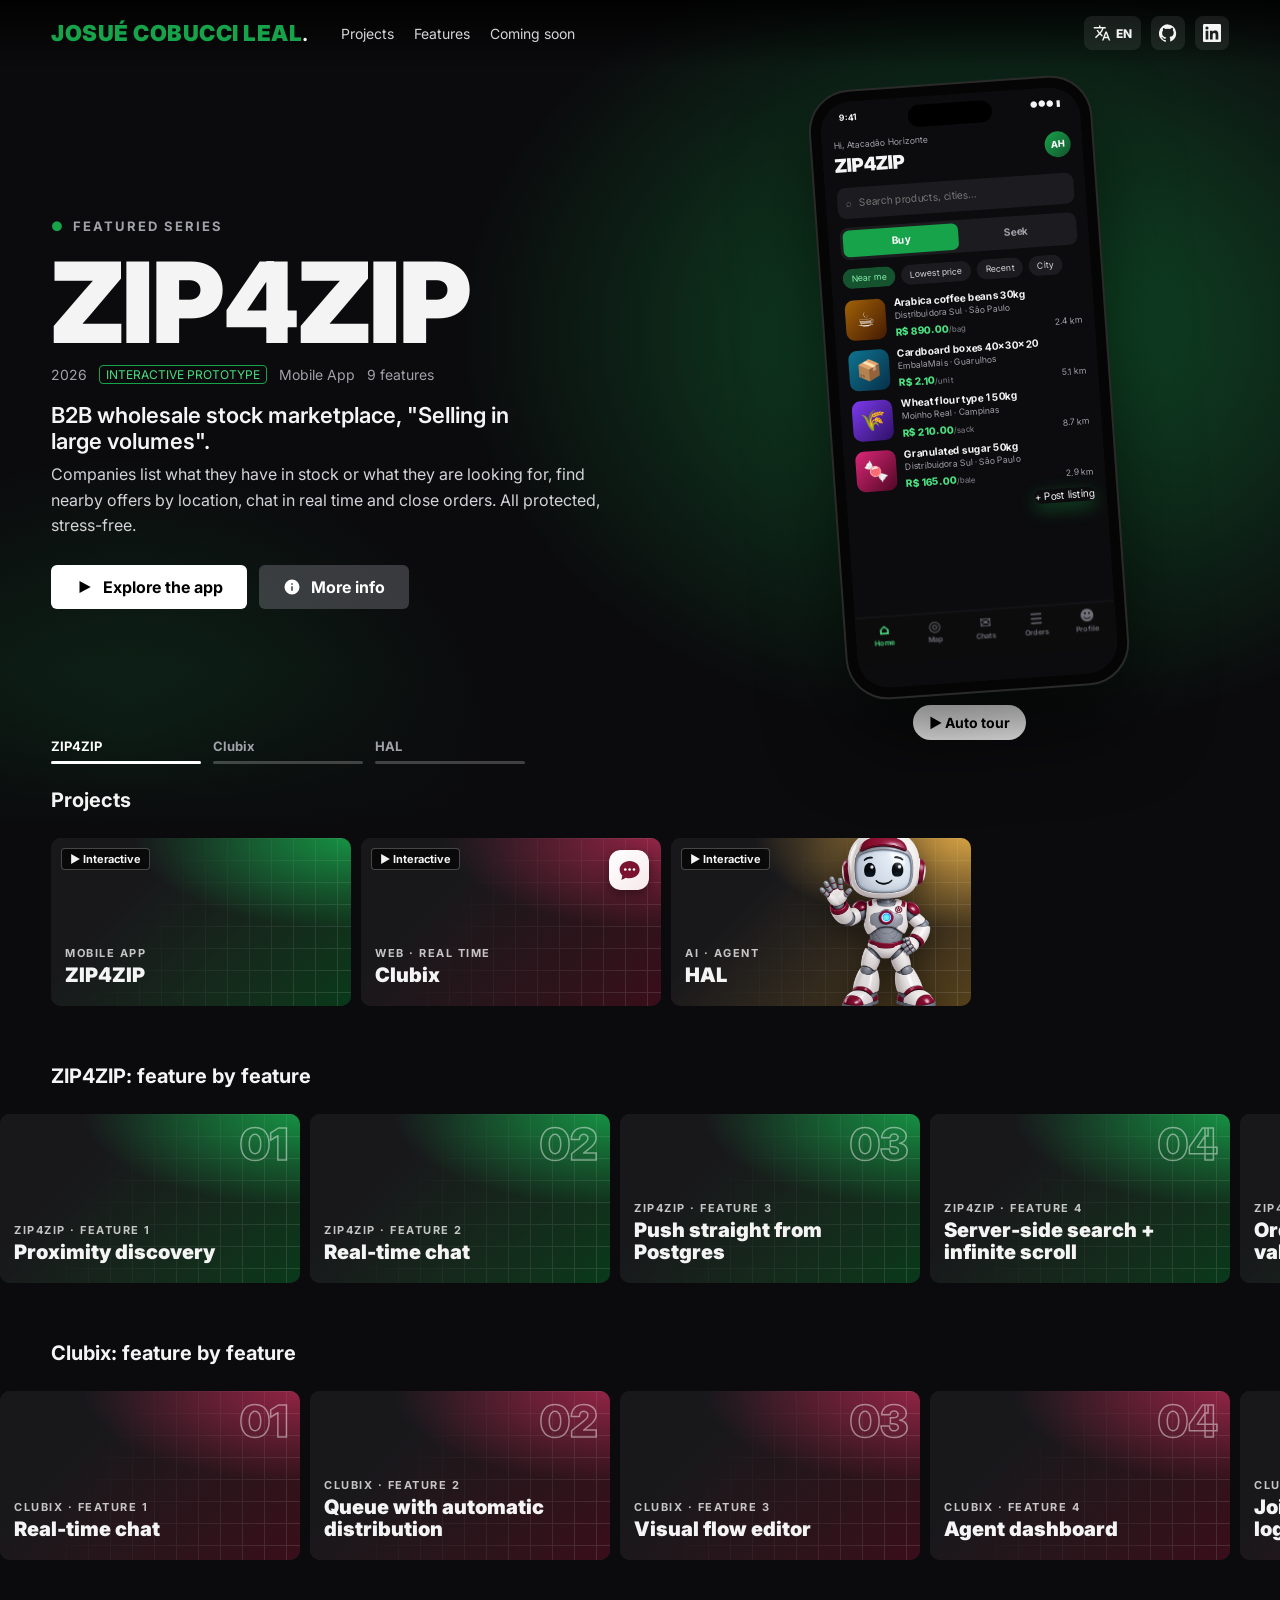
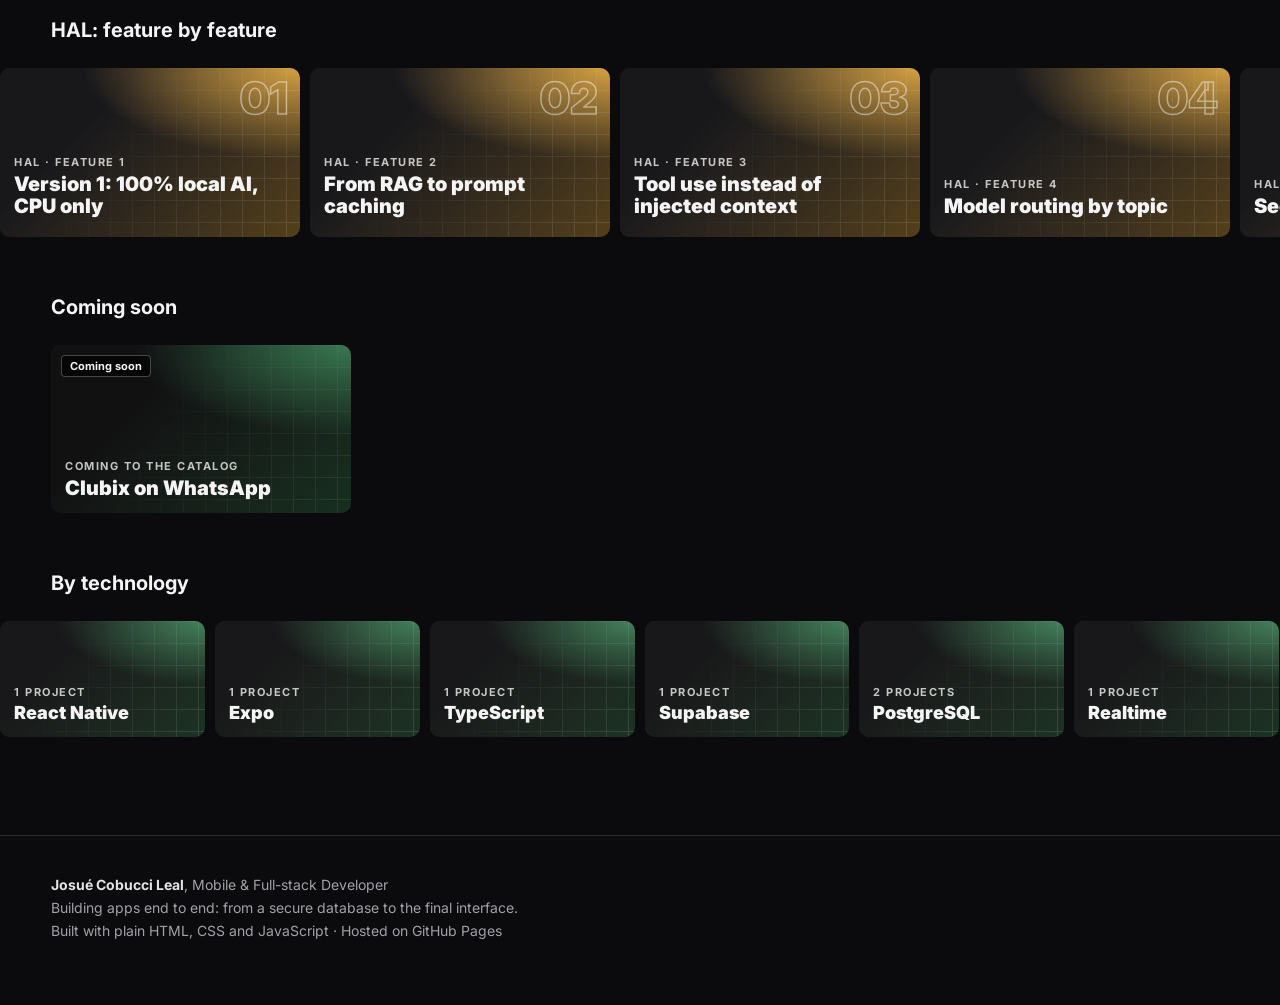
<file: index.html>
<!doctype html>
<html lang="pt-BR">
<head>
  <meta charset="utf-8">
  <meta name="viewport" content="width=device-width, initial-scale=1">
  <title>Josué · Portfólio</title>
  <meta name="description" content="Portfólio interativo de projetos mobile e full-stack.">
  <link rel="icon" href="data:image/svg+xml,<svg xmlns='http://www.w3.org/2000/svg' viewBox='0 0 32 32'><rect width='32' height='32' rx='7' fill='%2316A34A'/><text x='16' y='22' font-family='Arial' font-weight='900' font-size='17' fill='white' text-anchor='middle'>J</text></svg>">
  <link rel="preconnect" href="https://fonts.googleapis.com">
  <link rel="preconnect" href="https://fonts.gstatic.com" crossorigin>
  <link href="https://fonts.googleapis.com/css2?family=Inter:wght@400;500;600;800;900&family=Lexend:wght@500;700&family=Nunito+Sans:wght@400;600;800&display=swap" rel="stylesheet">
  <link rel="stylesheet" href="styles.css">
  <link rel="stylesheet" href="prototype.css">
  <link rel="stylesheet" href="proto-themes.css">
</head>
<body>
  <header class="topbar" id="topbar">
    <a class="brand" href="#" id="brand">JOSUÉ<span>.dev</span></a>
    <nav class="nav">
      <a href="#row-projetos" data-i18n="nav.projects">Projetos</a>
      <a href="#row-features" data-i18n="nav.features">Features</a>
      <a href="#row-embreve" data-i18n="nav.soon">Em breve</a>
    </nav>
    <div class="topbar-links" id="topbar-links"></div>
  </header>

  <main>
    <section class="hero" id="hero" aria-live="polite"></section>
    <div class="rows" id="rows"></div>
  </main>

  <footer class="footer" id="footer"></footer>

  <div class="modal" id="modal" hidden>
    <div class="modal-backdrop" data-close></div>
    <div class="modal-card" role="dialog" aria-modal="true" aria-labelledby="modal-title">
      <button class="modal-close" data-close aria-label="Fechar" data-i18n-aria="close">✕</button>
      <div id="modal-body"></div>
    </div>
  </div>

  <script src="i18n.js"></script>
  <script src="prototype.js"></script>
  <script src="proto-shell.js"></script>
  <script src="proto-clubix.js"></script>
  <script src="proto-hal.js"></script>
  <script src="app.js"></script>
</body>
</html>
</file>
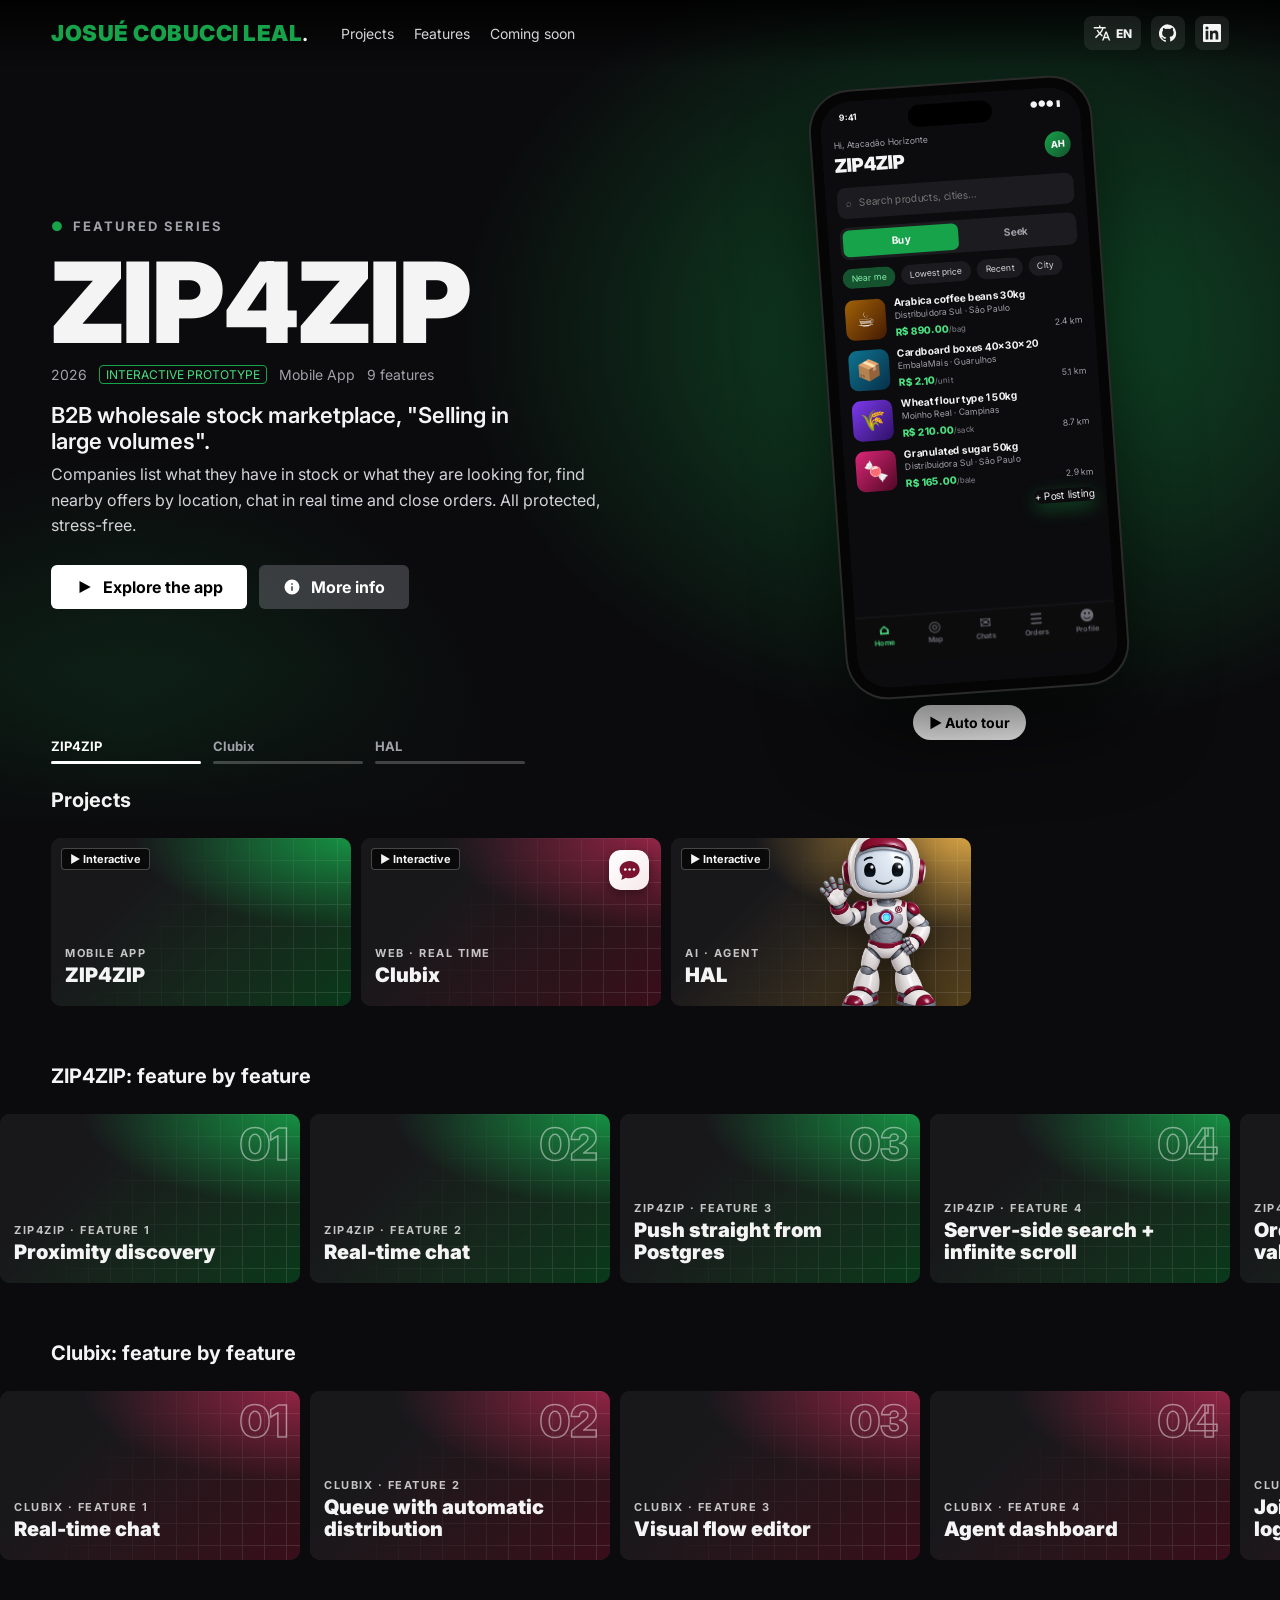
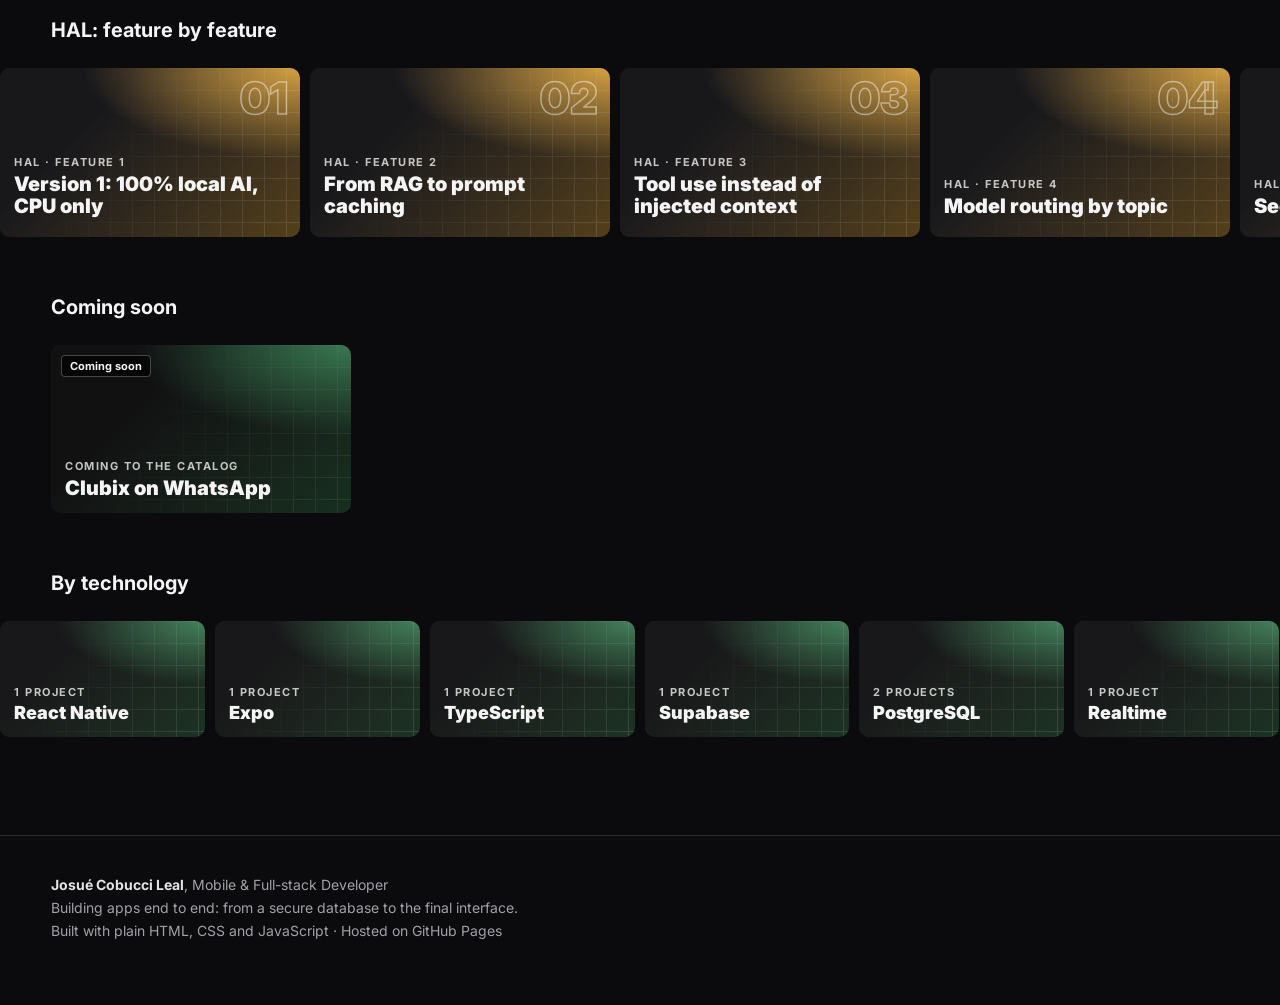
<file: en/index.html>
<!doctype html>
<html lang="en">
<head>
  <meta charset="utf-8">
  <meta name="viewport" content="width=device-width, initial-scale=1">
  <title>Josué · Portfolio</title>
  <!-- Atalho para compartilhar: /en/ abre o portfólio já em en -->
  <meta http-equiv="refresh" content="0; url=../?lang=en">
  <link rel="canonical" href="https://josucobucci.github.io/?lang=en">
  <script>location.replace('../?lang=en' + location.hash);</script>
  <style>body { background: #0b0b0d; color: #f4f4f5; font-family: system-ui, sans-serif; padding: 24px; } a { color: #4ade80; }</style>
</head>
<body><a href="../?lang=en">Portfolio in English</a></body>
</html>
</file>
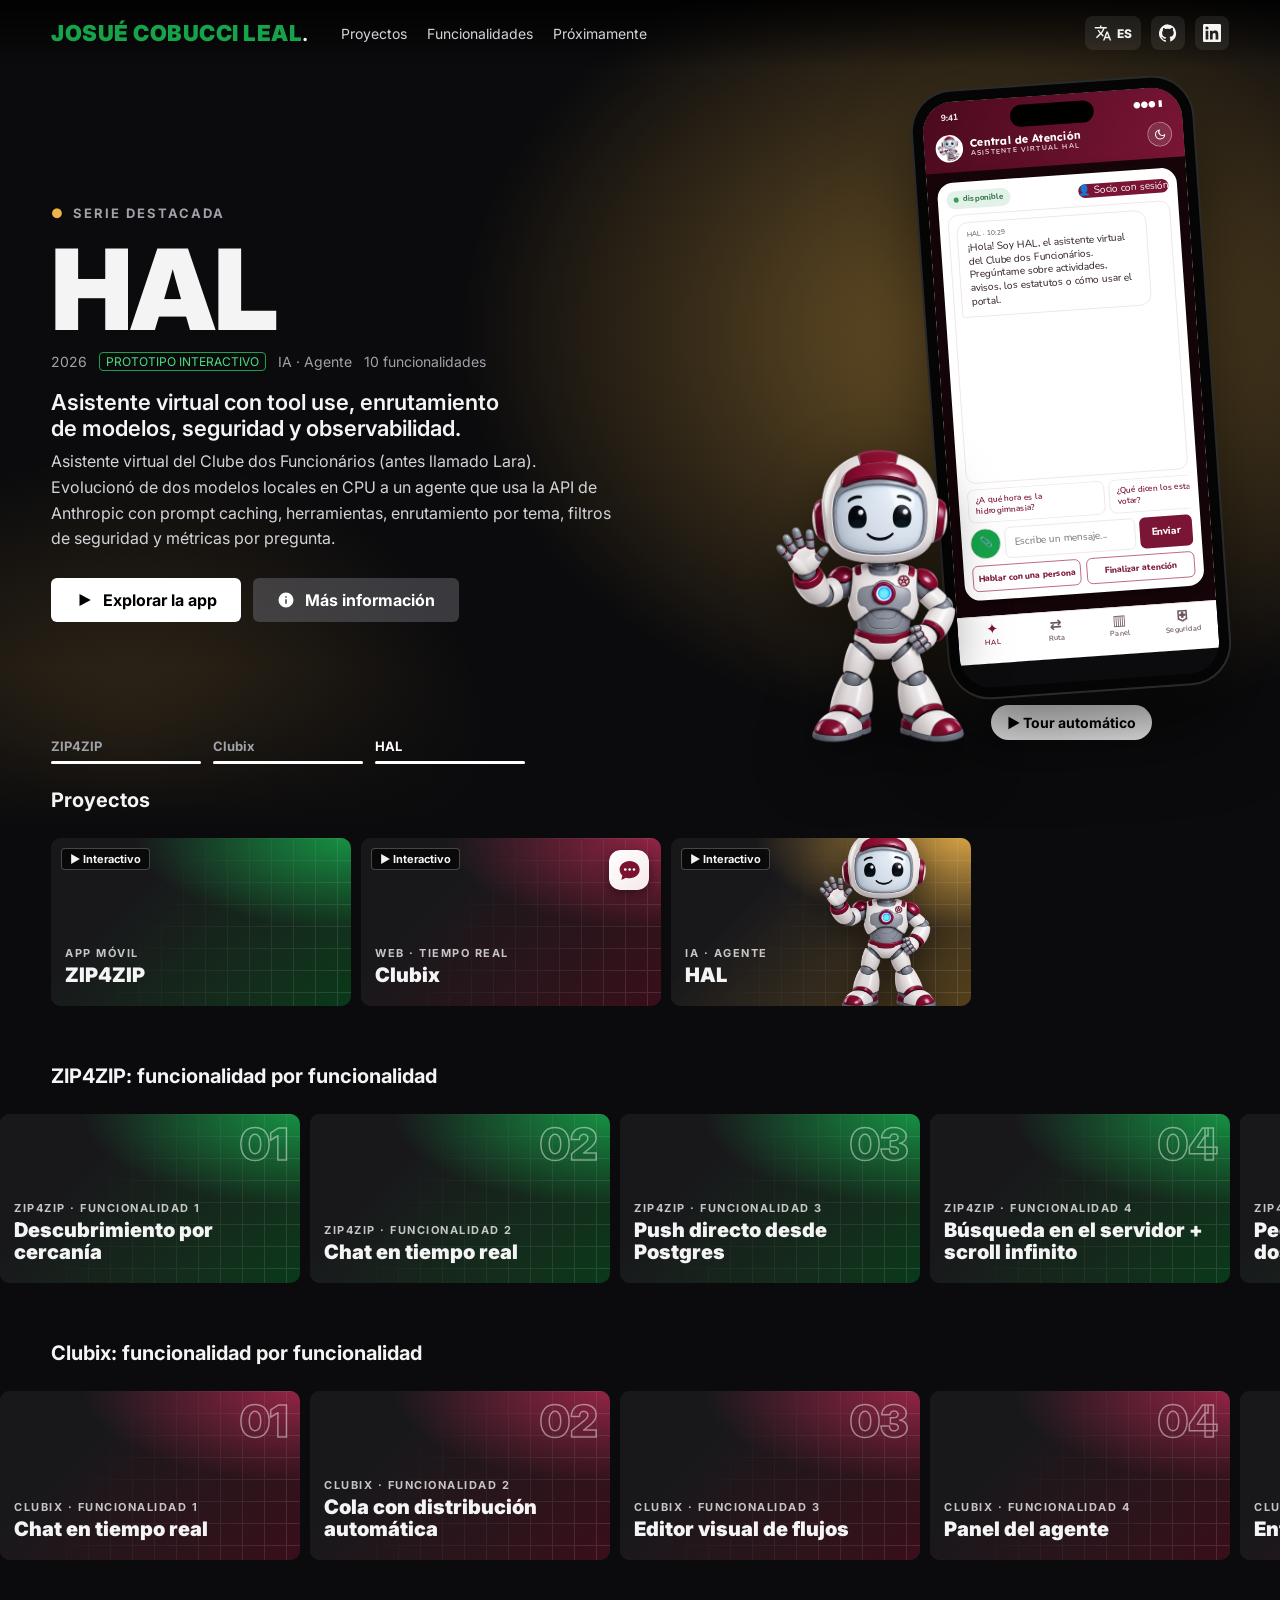
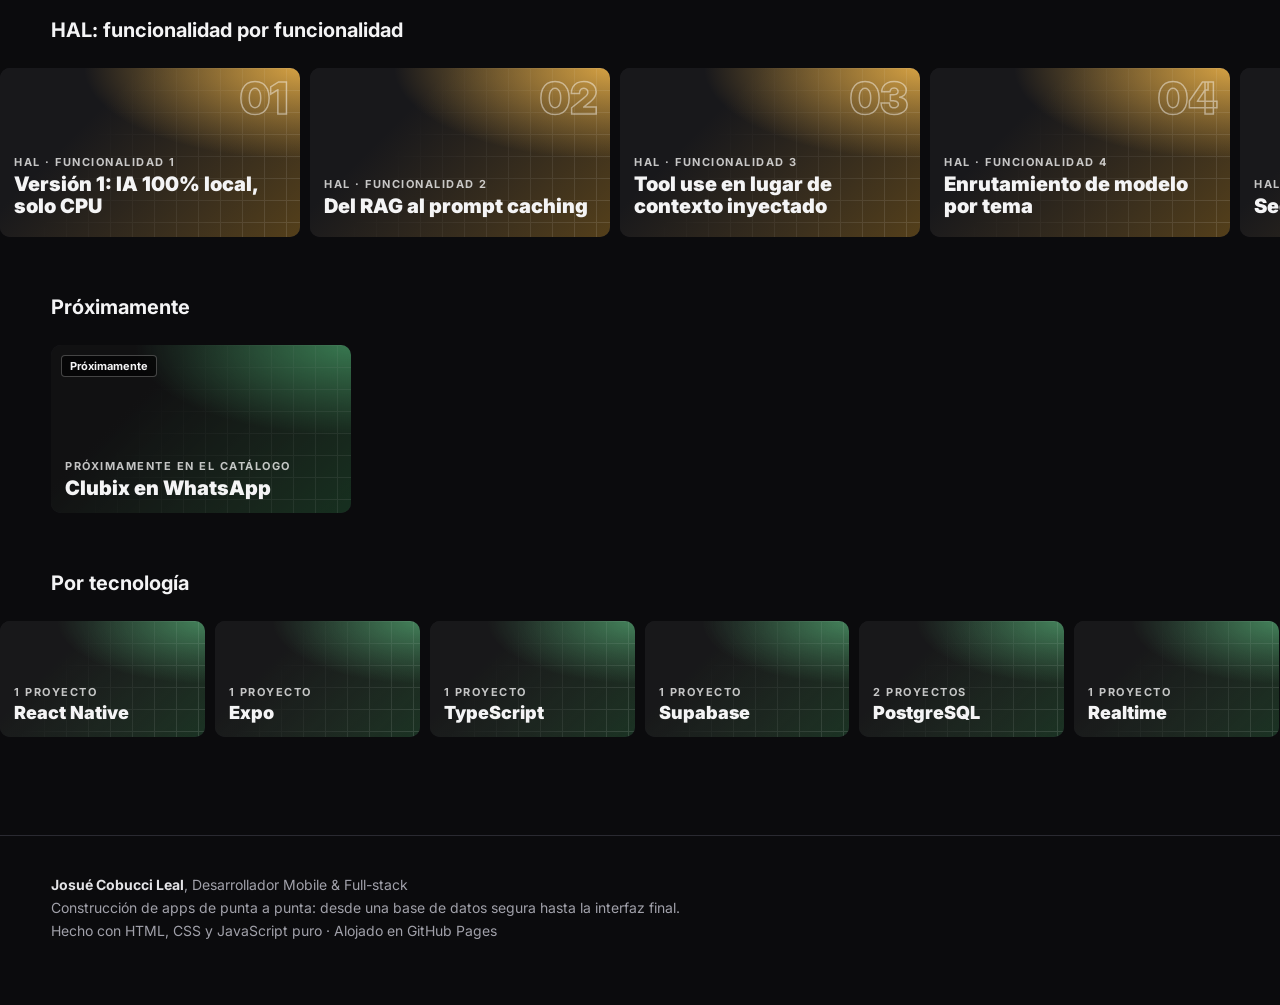
<file: es/index.html>
<!doctype html>
<html lang="es">
<head>
  <meta charset="utf-8">
  <meta name="viewport" content="width=device-width, initial-scale=1">
  <title>Josué · Portafolio</title>
  <!-- Atalho para compartilhar: /es/ abre o portfólio já em es -->
  <meta http-equiv="refresh" content="0; url=../?lang=es">
  <link rel="canonical" href="https://josucobucci.github.io/?lang=es">
  <script>location.replace('../?lang=es' + location.hash);</script>
  <style>body { background: #0b0b0d; color: #f4f4f5; font-family: system-ui, sans-serif; padding: 24px; } a { color: #4ade80; }</style>
</head>
<body><a href="../?lang=es">Portafolio en español</a></body>
</html>
</file>
<file: styles.css>
:root {
  --bg: #0b0b0d;
  --bg-2: #141418;
  --card: #1c1c22;
  --text: #f4f4f5;
  --muted: #a1a1aa;
  --line: #2a2a31;
  --accent: #16A34A;
  --radius: 10px;
  --gutter: clamp(16px, 4vw, 56px);
}

* { box-sizing: border-box; }
html { scroll-behavior: smooth; }
body {
  margin: 0;
  background: var(--bg);
  color: var(--text);
  font-family: Inter, system-ui, sans-serif;
  -webkit-font-smoothing: antialiased;
  overflow-x: hidden;
}
a { color: inherit; text-decoration: none; }
button { font: inherit; cursor: pointer; }

/* ---------- Topbar ---------- */
.topbar {
  position: fixed; inset: 0 0 auto 0; z-index: 20;
  display: flex; align-items: center; gap: 32px;
  padding: 16px var(--gutter);
  background: linear-gradient(180deg, rgba(0,0,0,.8), transparent);
  transition: background .3s;
}
.topbar.solid { background: var(--bg); box-shadow: 0 1px 0 var(--line); }
.brand { font-weight: 900; font-size: 22px; letter-spacing: .5px; color: var(--accent); }
.brand span { color: var(--text); font-weight: 600; }
.nav { display: flex; gap: 20px; font-size: 14px; color: #d4d4d8; }
.nav a:hover { color: #fff; }
.topbar-links { margin-left: auto; display: flex; gap: 10px; }
.icon-link {
  width: 34px; height: 34px; display: grid; place-items: center;
  border-radius: 8px; background: rgba(255,255,255,.08);
}
.icon-link:hover { background: rgba(255,255,255,.18); }
.icon-link svg { width: 18px; height: 18px; fill: currentColor; }

/* ---------- Hero ---------- */
.hero { position: relative; overflow: hidden; }
.hero-track { display: flex; transition: transform .8s cubic-bezier(.65, 0, .25, 1); }
.hero-slide {
  flex: none; width: 100%; position: relative;
  display: grid; grid-template-columns: 1.1fr .9fr; align-items: center; gap: 24px;
  padding: 84px var(--gutter) 88px;
}
.hero-slide::before {
  content: ""; position: absolute; inset: 0; z-index: -2;
  background:
    radial-gradient(60% 70% at 78% 40%, color-mix(in srgb, var(--hero-accent, var(--accent)) 45%, transparent), transparent 70%),
    radial-gradient(40% 50% at 10% 90%, color-mix(in srgb, var(--hero-accent, var(--accent)) 18%, transparent), transparent 70%),
    var(--bg);
}
.hero-slide::after {
  content: ""; position: absolute; inset: auto 0 0 0; height: 160px; z-index: -1;
  background: linear-gradient(180deg, transparent, var(--bg));
}
.hero-arrow {
  position: absolute; top: 50%; translate: 0 -50%; z-index: 5; width: 44px; height: 64px; border: 0;
  background: rgba(0,0,0,.45); color: #fff; font-size: 30px; opacity: 0; transition: opacity .2s; cursor: pointer;
}
.hero-arrow.left { left: 0; border-radius: 0 8px 8px 0; }
.hero-arrow.right { right: 0; border-radius: 8px 0 0 8px; }
.hero:hover .hero-arrow, .hero-arrow:focus-visible { opacity: 1; }
.hero-dots { position: absolute; z-index: 5; left: var(--gutter); right: var(--gutter); bottom: 64px; display: flex; gap: 12px; }
.hero-dot { flex: 0 1 150px; min-width: 0; padding: 8px 0 0; border: 0; background: none; text-align: left; color: #a1a1aa; font-weight: 700; font-size: 13px; cursor: pointer; }
.hero-dot span { display: block; white-space: nowrap; overflow: hidden; text-overflow: ellipsis; }
.hero-dot i { display: block; position: relative; height: 3px; margin-top: 7px; border-radius: 2px; overflow: hidden; background: rgba(255,255,255,.22); }
.hero-dot i::after { content: ""; position: absolute; inset: 0; background: #fff; transform: scaleX(0); transform-origin: left; }
.hero-dot.done i::after { transform: scaleX(1); }
.hero-dot.active { color: #fff; }
.hero-dot.active i::after { animation: hero-fill 7s linear forwards; }
.hero.paused .hero-dot.active i::after { animation-play-state: paused; }
@keyframes hero-fill { to { transform: scaleX(1); } }
.hero-kicker {
  display: inline-flex; align-items: center; gap: 8px;
  font-size: 13px; font-weight: 700; letter-spacing: 2px; text-transform: uppercase; color: var(--muted);
}
.hero-kicker b { color: var(--hero-accent, var(--accent)); }
.hero-title {
  font-size: clamp(48px, 9vw, 112px); font-weight: 900; line-height: .95; letter-spacing: -2px;
  margin: 14px 0 10px;
}
.hero-meta { display: flex; flex-wrap: wrap; gap: 12px; align-items: center; color: var(--muted); font-size: 14px; }
.badge {
  border: 1px solid #52525b; border-radius: 4px; padding: 1px 6px; font-size: 12px; color: #d4d4d8;
}
.badge.live { border-color: var(--accent); color: #4ade80; }
.hero-tagline { font-size: clamp(18px, 2vw, 22px); font-weight: 600; margin: 18px 0 8px; max-width: 34ch; }
.hero-desc { color: #d4d4d8; line-height: 1.6; max-width: 56ch; margin: 0 0 26px; }
.actions { display: flex; flex-wrap: wrap; gap: 12px; }
.btn {
  display: inline-flex; align-items: center; gap: 10px;
  border: 0; border-radius: 6px; padding: 12px 24px; font-weight: 700; font-size: 16px;
}
.btn-primary { background: #fff; color: #000; }
.btn-primary:hover { background: #e4e4e7; }
.btn-primary[aria-disabled="true"] { background: #3f3f46; color: #a1a1aa; cursor: default; }
.btn-ghost { background: rgba(113,113,122,.45); color: #fff; }
.btn-ghost:hover { background: rgba(113,113,122,.65); }
.btn svg { width: 18px; height: 18px; fill: currentColor; }

/* ---------- Phone mockup ---------- */
.hero-visual { display: grid; place-items: center; }
.phone {
  width: 280px; aspect-ratio: 9 / 19.5; border-radius: 40px; padding: 10px;
  background: #050505; box-shadow: 0 0 0 2px #2a2a2a, 0 40px 80px rgba(0,0,0,.6);
  transform: rotate(-4deg);
}
.phone.straight { transform: none; }
.phone-screen {
  position: relative; width: 100%; height: 100%; border-radius: 31px; overflow: hidden;
  background: #0f0f10; display: flex; flex-direction: column;
}
.phone-screen iframe { border: 0; width: 100%; height: 100%; background: #fff; }
.notch { position: absolute; top: 8px; left: 50%; translate: -50% 0; width: 84px; height: 22px; border-radius: 12px; background: #000; z-index: 2; }

/* Fake app UI inside the phone (used until a live demo exists) */
.mock { padding: 40px 14px 0; display: flex; flex-direction: column; gap: 10px; height: 100%; font-size: 11px; }
.mock-head { display: flex; justify-content: space-between; align-items: center; }
.mock-logo { font-weight: 900; font-size: 18px; color: #4ade80; }
.mock-avatar { width: 24px; height: 24px; border-radius: 50%; background: #27272a; }
.mock-search { background: #1f1f23; border-radius: 10px; padding: 9px 10px; color: #71717a; }
.mock-toggle { display: grid; grid-template-columns: 1fr 1fr; background: #1f1f23; border-radius: 10px; padding: 3px; }
.mock-toggle span { text-align: center; padding: 6px; border-radius: 8px; color: #a1a1aa; font-weight: 600; }
.mock-toggle span.on { background: #16A34A; color: #fff; }
.mock-card { display: flex; gap: 10px; background: #18181b; border-radius: 12px; padding: 8px; animation: rise .6s both; }
.mock-card:nth-child(5) { animation-delay: .1s; } .mock-card:nth-child(6) { animation-delay: .2s; } .mock-card:nth-child(7) { animation-delay: .3s; }
.mock-thumb { width: 52px; height: 52px; border-radius: 9px; flex: none; }
.mock-card b { display: block; font-size: 12px; margin-bottom: 3px; }
.mock-card small { color: #a1a1aa; display: block; }
.mock-card .price { color: #4ade80; font-weight: 700; margin-top: 4px; }
.mock-tabs { margin-top: auto; display: flex; justify-content: space-around; padding: 10px 0 16px; border-top: 1px solid #27272a; color: #71717a; }
.mock-tabs i { width: 18px; height: 18px; border-radius: 5px; background: #3f3f46; display: block; }
.mock-tabs i.on { background: #16A34A; }
@keyframes rise { from { opacity: 0; transform: translateY(10px); } }

/* ---------- Rows ---------- */
.rows { position: relative; margin-top: -40px; padding-bottom: 40px; }
.row { margin: 0 0 34px; scroll-margin-top: 80px; }
.row h2 { font-size: 20px; font-weight: 700; margin: 0 var(--gutter) 10px; }
.row-track-wrap { position: relative; }
.row-track {
  display: flex; gap: 10px; overflow-x: auto; scroll-snap-type: x mandatory;
  padding: 16px var(--gutter) 24px; scrollbar-width: none;
}
.row-track::-webkit-scrollbar { display: none; }
.row-arrow {
  position: absolute; top: 16px; bottom: 24px; width: calc(var(--gutter) - 4px); z-index: 3;
  border: 0; background: rgba(0,0,0,.55); color: #fff; font-size: 28px; opacity: 0; transition: opacity .2s;
}
.row-arrow.left { left: 0; border-radius: 0 6px 6px 0; }
.row-arrow.right { right: 0; border-radius: 6px 0 0 6px; }
.row-track-wrap:hover .row-arrow { opacity: 1; }

/* ---------- Cards ---------- */
.card {
  position: relative; flex: none; width: clamp(220px, 24vw, 300px); aspect-ratio: 16 / 9;
  border-radius: var(--radius); overflow: hidden; scroll-snap-align: start;
  background: var(--card); border: 0; padding: 0; color: inherit; text-align: left;
  transition: transform .25s ease, box-shadow .25s ease; outline-offset: 3px;
}
.card:hover, .card:focus-visible { transform: scale(1.06); z-index: 2; box-shadow: 0 16px 40px rgba(0,0,0,.6); }
.card-art {
  position: absolute; inset: 0;
  background:
    radial-gradient(120% 90% at 100% 0%, color-mix(in srgb, var(--c) 85%, transparent), transparent 60%),
    linear-gradient(135deg, #18181b 30%, color-mix(in srgb, var(--c) 35%, #000));
}
.card-art::after { /* subtle grid texture */
  content: ""; position: absolute; inset: 0; opacity: .12;
  background-image: linear-gradient(#fff 1px, transparent 1px), linear-gradient(90deg, #fff 1px, transparent 1px);
  background-size: 22px 22px; mask-image: linear-gradient(120deg, transparent 30%, #000);
}
.card-body { position: absolute; inset: 0; padding: 14px; display: flex; flex-direction: column; justify-content: flex-end; }
.card-kicker { font-size: 11px; font-weight: 700; letter-spacing: 1.5px; text-transform: uppercase; color: rgba(255,255,255,.75); }
.card-title { font-size: 20px; font-weight: 900; line-height: 1.1; margin-top: 4px; }
.card-sub { font-size: 12px; color: #d4d4d8; margin-top: 6px; opacity: 0; max-height: 0; transition: opacity .25s, max-height .25s; }
.card:hover .card-sub, .card:focus-visible .card-sub { opacity: 1; max-height: 60px; }
.card-num {
  position: absolute; top: 8px; right: 12px; font-size: 44px; font-weight: 900; line-height: 1;
  color: transparent; -webkit-text-stroke: 1.5px rgba(255,255,255,.45);
}
.card.soon { cursor: default; }
.card.soon .card-art { filter: grayscale(.4) brightness(.7); }
.ribbon {
  position: absolute; top: 10px; left: 10px; z-index: 1;
  background: rgba(0,0,0,.6); border: 1px solid rgba(255,255,255,.25);
  font-size: 11px; font-weight: 700; padding: 3px 8px; border-radius: 4px;
}
.tags { display: flex; flex-wrap: wrap; gap: 6px; }
.tag { font-size: 12px; color: #d4d4d8; background: rgba(255,255,255,.08); padding: 3px 9px; border-radius: 999px; }

/* ---------- Modal ---------- */
.modal { position: fixed; inset: 0; z-index: 50; display: grid; place-items: start center; overflow-y: auto; padding: 40px 16px; }
.modal[hidden] { display: none; }
.modal-backdrop { position: fixed; inset: 0; background: rgba(0,0,0,.75); backdrop-filter: blur(4px); }
.modal-card {
  position: relative; width: min(900px, 100%); background: var(--bg-2); border-radius: 12px;
  overflow: hidden; box-shadow: 0 30px 80px rgba(0,0,0,.7); animation: pop .25s ease;
}
@keyframes pop { from { opacity: 0; transform: scale(.96) translateY(10px); } }
.modal-close {
  position: absolute; top: 14px; right: 14px; z-index: 3; width: 36px; height: 36px; border-radius: 50%;
  border: 0; background: #18181b; color: #fff; font-size: 16px;
}
.modal-hero {
  position: relative; padding: 48px 32px 28px; min-height: 240px; display: flex; flex-direction: column; justify-content: flex-end;
  background:
    radial-gradient(80% 120% at 100% 0%, color-mix(in srgb, var(--c) 70%, transparent), transparent 65%),
    linear-gradient(180deg, transparent, var(--bg-2)), #101013;
}
.modal-hero h3 { font-size: clamp(36px, 6vw, 60px); font-weight: 900; margin: 0 0 14px; letter-spacing: -1px; }
.modal-content { padding: 8px 32px 32px; display: grid; grid-template-columns: 1.4fr 1fr; gap: 28px; }
.modal-content p { color: #d4d4d8; line-height: 1.6; margin: 0 0 16px; }
.modal-side { font-size: 14px; color: var(--muted); display: grid; gap: 10px; align-content: start; }
.modal-side b { color: #e4e4e7; font-weight: 500; }
.features { padding: 0 32px 36px; }
.features h4 { font-size: 22px; margin: 8px 0 12px; }
.feature {
  display: grid; grid-template-columns: 40px 1fr; gap: 16px; padding: 18px 12px;
  border-bottom: 1px solid var(--line); border-radius: 6px;
}
.feature:first-of-type { background: #1f1f25; }
.feature-num { font-size: 22px; color: var(--muted); font-weight: 600; text-align: center; }
.feature b { display: block; margin-bottom: 6px; }
.feature p { margin: 0 0 10px; color: var(--muted); font-size: 14px; line-height: 1.55; }
.demo-stage { display: grid; place-items: center; padding: 70px 24px 32px; background: #101013; }
.demo-note { color: var(--muted); font-size: 13px; text-align: center; margin: 14px 0 0; }

/* ---------- Footer ---------- */
.footer { padding: 40px var(--gutter) 60px; color: var(--muted); font-size: 14px; border-top: 1px solid var(--line); }
.footer p { margin: 0 0 6px; }

/* ---------- Responsive ---------- */
@media (max-width: 860px) {
  .hero-slide { grid-template-columns: 1fr; padding-top: 92px; }
  .hero-visual .phone { width: 200px; }
  .hero-arrow { display: none; }
  .hero-visual { order: -1; }
  .phone { width: 200px; }
  .nav { display: none; }
  .modal-content { grid-template-columns: 1fr; }
}
@media (max-width: 480px) {
  .hero-visual { display: none; }
  .modal-hero, .modal-content, .features { padding-left: 18px; padding-right: 18px; }
  .card { width: 72vw; }
}
@media (prefers-reduced-motion: reduce) {
  *, *::before, *::after { animation: none !important; transition: none !important; }
}

/* Modal do protótipo: celular maior */
.demo-stage .phone { width: min(340px, 78vw); }
.demo-stage .proto-wrap { gap: 20px; }
.hero-visual .proto-wrap { gap: 14px; }
.hero-visual .phone { width: clamp(180px, calc((100vh - 252px) * .4615), 280px); }

.btn[aria-disabled="true"] { cursor: default; }
.related { padding: 0 32px 24px; }
.related small { color: var(--muted); display: block; margin-bottom: 8px; }
.related p { color: var(--muted); font-size: 14px; line-height: 1.55; margin: 12px 0 0; }
.related-card { display: grid; gap: 4px; width: 100%; text-align: left; color: inherit; border: 1px solid var(--line); border-radius: 12px; padding: 14px 16px; cursor: pointer;
  background: radial-gradient(120% 140% at 100% 0%, color-mix(in srgb, var(--c) 35%, transparent), transparent 60%), #17171c; }
.related-card:hover { border-color: var(--c); }
.related-card b { font-size: 18px; }
.related-card span { color: #d4d4d8; font-size: 14px; }
.related-card em { color: var(--c); font-style: normal; font-weight: 700; font-size: 13px; }
@media (max-width: 480px) { .related { padding-left: 18px; padding-right: 18px; } }

/* Mascote no banner e nos cards */
.hero-visual.has-art { display: flex; align-items: flex-end; justify-content: center; }
.hero-art { position: relative; z-index: 2; width: clamp(190px, calc((100vh - 252px) * .5), 300px); height: auto; margin: 0 -96px -6px 0; pointer-events: none; filter: drop-shadow(0 22px 28px rgba(0,0,0,.5)); }
.card-img { position: absolute; right: -4px; bottom: -6px; height: 112%; width: auto; max-width: 62%; object-fit: contain; object-position: bottom right; filter: drop-shadow(0 8px 14px rgba(0,0,0,.45)); pointer-events: none; }
.card-logo { position: absolute; top: 12px; right: 12px; width: 40px; height: 40px; border-radius: 11px; box-shadow: 0 4px 12px rgba(0,0,0,.4); pointer-events: none; }
@media (max-width: 860px) { .hero-art { display: none; } }

/* Galeria de telas reais */
.gallery { padding: 0 32px 24px; }
.gallery h4 { font-size: 22px; margin: 8px 0 4px; }
.gallery small { color: var(--muted); display: block; margin-bottom: 12px; font-size: 13px; }
.gallery-track { display: flex; gap: 12px; overflow-x: auto; padding-bottom: 10px; scrollbar-width: thin; }
.shot { flex: none; width: 270px; padding: 0; border: 1px solid var(--line); border-radius: 10px; overflow: hidden; background: #0c0c0e; color: inherit; text-align: left; cursor: zoom-in; transition: transform .2s, border-color .2s; }
.shot:hover, .shot:focus-visible { transform: translateY(-3px); border-color: #71717a; }
.shot.mobile { width: 140px; }
.shot img { display: block; width: 100%; aspect-ratio: 16 / 10; object-fit: cover; object-position: top left; background: #fff; }
.shot.mobile img { aspect-ratio: 9 / 16; object-position: top; }
.shot span { display: block; padding: 8px 10px; font-size: 12px; color: #d4d4d8; line-height: 1.3; }
.lightbox { position: fixed; inset: 0; z-index: 70; display: grid; place-items: center; padding: 20px; background: rgba(0,0,0,.9); cursor: zoom-out; animation: pop .2s ease; }
.lightbox figure { margin: 0; display: grid; gap: 10px; justify-items: center; }
.lightbox img { max-width: min(96vw, 1440px); max-height: 84vh; border-radius: 8px; background: #fff; }
.lightbox figcaption { color: #d4d4d8; font-size: 14px; }
@media (max-width: 480px) { .gallery { padding-left: 18px; padding-right: 18px; } }

/* Menu de idiomas (ao lado do GitHub) */
.lang { position: relative; }
.lang-btn { width: auto; padding: 0 9px; gap: 5px; display: flex; align-items: center; border: 0; color: inherit; cursor: pointer; font: inherit; font-size: 12px; font-weight: 800; }
.lang-menu { position: absolute; right: 0; top: calc(100% + 8px); min-width: 160px; padding: 6px; border-radius: 10px; background: #18181b; border: 1px solid var(--line); box-shadow: 0 16px 40px rgba(0,0,0,.55); display: grid; z-index: 30; }
.lang-menu[hidden] { display: none; }
.lang-menu a { display: flex; justify-content: space-between; padding: 9px 12px; border-radius: 7px; font-size: 14px; color: #e4e4e7; }
.lang-menu a:hover, .lang-menu a:focus-visible { background: #27272a; color: #fff; }
.lang-menu a[aria-checked="true"] { color: #fff; font-weight: 700; }
.lang-menu i { font-style: normal; color: var(--accent); }
</file>
<file: prototype.css>
/* Protótipo do app dentro do celular. Tela lógica de 360x780, escalada por JS. */
.px-host { position: relative; width: 100%; height: 100%; overflow: hidden; border-radius: 31px; background: #0c0c0e; }
.px { position: absolute; top: 0; left: 0; transform-origin: top left; overflow: hidden; background: #0c0c0e; color: #f4f4f5; font: 14px/1.35 Inter, system-ui, sans-serif; }
.px * { box-sizing: border-box; }
.px button { font: inherit; color: inherit; border: 0; background: none; cursor: pointer; text-align: left; padding: 0; }
.px input { font: inherit; color: inherit; border: 0; background: none; outline: none; width: 100%; }
.px small { color: #a1a1aa; font-size: 12px; display: block; }
.px-sysbar { position: absolute; z-index: 30; top: 0; left: 0; right: 0; height: 44px; padding: 14px 26px 0; display: flex; justify-content: space-between; font-size: 12px; font-weight: 700; pointer-events: none; }
.px-pages { display: flex; height: 100%; overflow-x: auto; overflow-y: hidden; scroll-snap-type: x mandatory; scrollbar-width: none; overscroll-behavior-x: contain; }
.px-pages::-webkit-scrollbar, .px-page::-webkit-scrollbar { display: none; }
.px-page { flex: none; width: 360px; height: 100%; overflow-y: auto; scroll-snap-align: start; scroll-snap-stop: always; padding: 52px 16px 96px; scrollbar-width: none; position: relative; }
.px-head { display: flex; justify-content: space-between; align-items: center; margin-bottom: 14px; }
.px-head h1 { margin: 0; font-size: 26px; font-weight: 900; letter-spacing: -.5px; }
.px-head small { margin-bottom: 2px; }
.px-avatar { width: 36px; height: 36px; flex: none; border-radius: 50%; background: linear-gradient(135deg, #16A34A, #14532d); display: grid; place-items: center; font-weight: 800; font-size: 13px; }
.px-avatar.big { width: 76px; height: 76px; font-size: 26px; }
.px-search { display: flex; align-items: center; gap: 8px; background: #1c1c20; border-radius: 12px; padding: 11px 12px; color: #71717a; margin-bottom: 12px; }
.px-seg { display: grid; grid-template-columns: 1fr 1fr; background: #1c1c20; border-radius: 12px; padding: 4px; margin-bottom: 12px; }
.px-seg button { text-align: center; padding: 9px; border-radius: 9px; color: #a1a1aa; font-weight: 700; transition: background .2s; }
.px-seg button.on { background: #16A34A; color: #fff; }
.px-chips { display: flex; gap: 8px; overflow-x: auto; margin-bottom: 14px; scrollbar-width: none; }
.px-chips span { flex: none; padding: 6px 12px; border-radius: 999px; background: #1c1c20; font-size: 12px; color: #d4d4d8; }
.px-chips span.on { background: #14532d; color: #86efac; }
.px-list { display: grid; gap: 10px; }
.px-empty { text-align: center; color: #71717a; padding: 30px 0; }
.px-card, .px-row, .px-order { display: flex; gap: 12px; background: #151518; border-radius: 16px; padding: 10px; align-items: center; width: 100%; transition: transform .15s, background .15s; }
.px-card:active, .px-row:active { transform: scale(.98); background: #1c1c20; }
.px-thumb { flex: none; border-radius: 12px; display: grid; place-items: center; }
.px-card-body { flex: 1; min-width: 0; }
.px-card-body b, .px-row-body b, .px-order-body b { display: block; font-size: 14px; }
.px-card-foot { display: flex; justify-content: space-between; margin-top: 6px; align-items: baseline; }
.px-price { color: #4ade80; font-weight: 800; }
.px-price i { color: #71717a; font-style: normal; font-weight: 500; font-size: 11px; }
.px-price.big { font-size: 26px; }
.px-km { font-size: 12px; color: #a1a1aa; }
.px-fab { position: sticky; bottom: 0; float: right; margin-top: 12px; background: #16A34A; padding: 12px 18px; border-radius: 999px; font-weight: 800; box-shadow: 0 8px 24px rgba(22,163,74,.4); }
.px-tabs { position: absolute; z-index: 20; left: 0; right: 0; bottom: 0; display: flex; justify-content: space-around; padding: 8px 4px 22px; background: rgba(12,12,14,.92); backdrop-filter: blur(12px); border-top: 1px solid #222226; }
.px-tabs button { display: grid; justify-items: center; gap: 2px; flex: 1; color: #71717a; text-align: center; }
.px-tabs button b { font-size: 20px; line-height: 1; }
.px-tabs button span { font-size: 10px; font-weight: 600; }
.px-tabs button.on { color: #4ade80; }
.px-toast { position: absolute; z-index: 40; left: 50%; bottom: 100px; translate: -50% 12px; background: #fafafa; color: #09090b; padding: 10px 16px; border-radius: 999px; font-weight: 700; font-size: 13px; opacity: 0; pointer-events: none; transition: .25s; max-width: 300px; text-align: center; }
.px-toast.on { opacity: 1; translate: -50% 0; }

/* Mapa */
.px-page[data-page="1"] { padding: 0; overflow: hidden; }
.px-map { position: relative; height: 100%; background: #12161c; overflow: hidden; }
.px-roads { position: absolute; inset: -20%; background:
  repeating-linear-gradient(35deg, transparent 0 58px, #1d2530 58px 64px),
  repeating-linear-gradient(-55deg, transparent 0 80px, #1a222c 80px 85px),
  radial-gradient(circle at 70% 30%, #14301f 0 14%, transparent 15%), radial-gradient(circle at 20% 70%, #10253a 0 12%, transparent 13%); }
.px-you { position: absolute; width: 18px; height: 18px; translate: -50% -50%; }
.px-you i { display: block; width: 100%; height: 100%; border-radius: 50%; background: #3b82f6; border: 3px solid #fff; box-shadow: 0 0 0 10px rgba(59,130,246,.25); }
.px-pin { position: absolute; width: 40px; height: 40px; translate: -50% -50%; border-radius: 50% 50% 50% 4px; rotate: -45deg; background: #16A34A; display: grid; place-items: center; font-size: 18px; box-shadow: 0 6px 14px rgba(0,0,0,.5); transition: scale .2s; text-align: center; }
.px-pin { padding-bottom: 0; }
.px-pin.procura { background: #d97706; }
.px-pin.on { scale: 1.3; z-index: 2; outline: 3px solid #fff; }
.px-map-top { position: absolute; top: 50px; left: 16px; right: 16px; }
.px-map-top .px-search { margin: 0; background: rgba(28,28,32,.92); }
.px-sheet { position: absolute; left: 12px; right: 12px; bottom: 90px; display: flex; gap: 12px; align-items: center; background: #18181b; border-radius: 18px; padding: 12px; box-shadow: 0 10px 30px rgba(0,0,0,.6); animation: px-up .25s; width: calc(100% - 24px); }
.px-sheet.hint { justify-content: center; color: #a1a1aa; font-size: 13px; }
.px-sheet b { display: block; }
@keyframes px-up { from { opacity: 0; transform: translateY(14px); } }

/* Conversas / pedidos / perfil */
.px-row-body { flex: 1; min-width: 0; }
.px-row-body span { display: block; color: #d4d4d8; font-size: 12px; white-space: nowrap; overflow: hidden; text-overflow: ellipsis; margin-top: 3px; }
.px-dot { width: 10px; height: 10px; border-radius: 50%; background: #16A34A; flex: none; }
.px-order { flex-wrap: wrap; }
.px-order-body { flex: 1; min-width: 0; }
.px-status { display: inline-block; margin-top: 6px; padding: 2px 9px; border-radius: 999px; font-size: 11px; font-weight: 800; }
.px-status.pendente { background: #422006; color: #fbbf24; }
.px-status.aceito { background: #052e16; color: #4ade80; }
.px-status.recusado { background: #450a0a; color: #f87171; }
.px-order-actions { display: flex; gap: 8px; width: 100%; }
.px-order-actions button { flex: 1; text-align: center; padding: 9px; border-radius: 10px; background: #16A34A; font-weight: 800; }
.px-order-actions button.no { background: #27272a; }
.px-profile { display: grid; justify-items: center; gap: 6px; padding: 14px 0 18px; text-align: center; }
.px-profile b { font-size: 18px; margin-top: 6px; }
.px-stats { display: grid; grid-template-columns: repeat(3, 1fr); gap: 8px; margin-bottom: 18px; }
.px-stats div { background: #151518; border-radius: 14px; padding: 12px; text-align: center; }
.px-stats b { font-size: 20px; display: block; }
.px-menu { display: grid; gap: 2px; background: #151518; border-radius: 16px; overflow: hidden; }
.px-menu button { display: flex; justify-content: space-between; padding: 15px 16px; border-bottom: 1px solid #1f1f23; }
.px-menu i { font-style: normal; color: #71717a; }

/* Overlays */
.px-overlay { position: absolute; inset: 0; z-index: 25; background: #0c0c0e; transform: translateX(100%); transition: transform .3s cubic-bezier(.3, .8, .3, 1); }
.px-overlay.on { transform: none; }
.px-overlay[data-layer="chat"] { z-index: 26; }
.px-detail { height: 100%; overflow-y: auto; scrollbar-width: none; padding-bottom: 90px; }
.px-detail::-webkit-scrollbar, .px-msgs::-webkit-scrollbar { display: none; }
.px-detail-hero { height: 250px; display: grid; place-items: center; font-size: 96px; position: relative; }
.px-back { position: absolute; top: 50px; left: 14px; width: 36px; height: 36px; border-radius: 50%; background: rgba(0,0,0,.45); display: grid; place-items: center; font-size: 24px; text-align: center; line-height: 1; }
.px-back.dark { position: static; background: #1c1c20; flex: none; }
.px-detail-body { padding: 18px 18px 0; }
.px-detail-body h2 { font-size: 22px; margin: 8px 0 4px; line-height: 1.15; }
.px-detail-body p { color: #d4d4d8; line-height: 1.5; }
.px-badge { font-size: 10px; font-weight: 800; letter-spacing: 1px; padding: 3px 8px; border-radius: 5px; }
.px-badge.venda { background: #052e16; color: #4ade80; }
.px-badge.procura { background: #422006; color: #fbbf24; }
.px-facts { display: grid; grid-template-columns: repeat(3, 1fr); gap: 8px; margin: 14px 0; }
.px-facts div { background: #151518; border-radius: 12px; padding: 10px; }
.px-facts b { font-size: 13px; }
.px-company { display: flex; gap: 12px; align-items: center; background: #151518; border-radius: 14px; padding: 12px; margin-top: 8px; }
.px-detail-actions { position: absolute; left: 0; right: 0; bottom: 0; display: flex; gap: 10px; padding: 12px 16px 26px; background: linear-gradient(180deg, transparent, #0c0c0e 35%); }
.px-detail-actions button { flex: 1; text-align: center; padding: 14px 8px; border-radius: 14px; background: #16A34A; font-weight: 800; }
.px-detail-actions button.ghost { background: #27272a; }
.px-chat { display: flex; flex-direction: column; height: 100%; }
.px-chat-head { display: flex; align-items: center; gap: 12px; padding: 50px 14px 12px; border-bottom: 1px solid #222226; }
.px-msgs { flex: 1; overflow-y: auto; padding: 14px; display: flex; flex-direction: column; gap: 8px; scrollbar-width: none; }
.px-msg { max-width: 78%; padding: 10px 13px; border-radius: 16px; background: #1f1f23; align-self: flex-start; border-bottom-left-radius: 4px; animation: px-up .2s; }
.px-msg.me { align-self: flex-end; background: #16A34A; border-radius: 16px 16px 4px 16px; }
.px-msg.typing { display: flex; gap: 4px; padding: 13px; }
.px-msg.typing i { width: 7px; height: 7px; border-radius: 50%; background: #71717a; animation: px-blink 1s infinite; }
.px-msg.typing i:nth-child(2) { animation-delay: .15s; } .px-msg.typing i:nth-child(3) { animation-delay: .3s; }
@keyframes px-blink { 50% { opacity: .25; } }
.px-compose { display: flex; gap: 10px; padding: 10px 14px 28px; border-top: 1px solid #222226; }
.px-compose input { background: #1c1c20; border-radius: 999px; padding: 11px 16px; }
.px-compose button { flex: none; width: 42px; height: 42px; border-radius: 50%; background: #16A34A; text-align: center; }

/* Controles ao lado do celular (no portfólio) */
.proto-wrap { display: grid; justify-items: center; gap: 16px; }
.proto-controls { display: flex; flex-wrap: wrap; gap: 8px; justify-content: center; }
.proto-controls button { border: 0; border-radius: 999px; padding: 9px 16px; font-weight: 700; font-size: 14px; background: #27272a; color: #fff; cursor: pointer; }
.proto-controls button:hover { background: #3f3f46; }
.proto-controls button.primary { background: #fff; color: #000; }
.proto-hint { color: var(--muted); font-size: 13px; text-align: center; margin: 0; max-width: 40ch; }
</file>
<file: proto-themes.css>
/* Temas dos protótipos do Clubix e do HAL, com a identidade real (tokens extraídos do CSS do Clubix).
   Claro por padrão; o botão de lua do app alterna para o tema noturno (.dark), como no sistema real. */

.px.t-clubix, .px.t-hal {
  --bg: #F7F0F2; --surface: #FFFFFF; --surface2: #F6E9EC; --sunken: #FBF7F8; --line: #E6D3D8;
  --text: #2B1216; --muted: #8A6A70;
  --a: #7A1230; --a2: #56091F; --a3: #A83A56; --amber: #F0B54A; --amber-bg: #FFF1D3; --amber-tx: #7A4B00;
  --ok: #276B41; --ok-bg: #E3F2E8; --err: #C0392B; --shell: #170509;
  background: var(--bg); color: var(--text);
  font-family: 'Century Gothic', 'Avenir Next', 'Trebuchet MS', 'Segoe UI', system-ui, sans-serif;
}
.px.t-hal {
  --bg: #F6F1F3; --line: #EADFE3; --text: #2B1A20; --muted: #6B5660; --a: #7A1535; --a2: #4A0A1E;
  font-family: 'Nunito Sans', 'Segoe UI', system-ui, sans-serif;
}
.px.t-hal h1, .px.t-hal .px-apptitle b, .px.t-hal .hl-kpis b { font-family: Lexend, 'Nunito Sans', system-ui, sans-serif; }
.px.dark {
  --bg: #131012; --surface: #1D191B; --surface2: #2A2427; --sunken: #171416; --line: #3B3438;
  --text: #ECE6E8; --muted: #AB9FA4; --a: #A3274C; --a2: #86203F; --a3: #EE8FA8;
  --amber-bg: #3a2a0c; --amber-tx: #F0C36D; --ok: #8FD6AA; --ok-bg: #12301f; --err: #F5A3AE;
}
.px.t-hal.dark { --a: #B63B63; --a2: #9C2F52; }

/* ----- Estrutura comum ----- */
.px.t-clubix small, .px.t-hal small { color: var(--muted); }
.px.t-clubix .px-sysbar, .px.t-hal .px-sysbar { color: #fff; }
.px.t-clubix .px-page, .px.t-hal .px-page { padding: 0 0 96px; }
.px-appbar { display: flex; align-items: center; gap: 10px; padding: 46px 16px 14px; background: linear-gradient(115deg, var(--a2) 0%, var(--a) 100%); color: #fff; }
.px-logo { width: 38px; height: 38px; flex: none; border-radius: 11px; overflow: hidden; display: block; }
.px-logo svg, .px-logo img { width: 100%; height: 100%; display: block; }
.px-apptitle { flex: 1; min-width: 0; }
.px-apptitle b { display: block; font-size: 15px; line-height: 1.15; }
.px-apptitle small { color: rgba(255,255,255,.78) !important; font-size: 9.5px; letter-spacing: 1.4px; font-weight: 700; }
.px-moon { width: 34px; height: 34px; flex: none; padding: 0 !important; border-radius: 50%; border: 1.5px solid rgba(255,255,255,.45) !important; background: rgba(255,255,255,.12) !important; color: #fff; display: grid; place-items: center; }
.px-moon svg { width: 17px; height: 17px; display: block; }
.px-body { padding: 16px 16px 0; }
.px.t-clubix .px-head h1, .px.t-hal .px-head h1 { font-size: 22px; color: var(--a2); letter-spacing: -.2px; }
.px.dark.t-clubix .px-head h1, .px.dark.t-hal .px-head h1 { color: var(--text); }
.px.t-clubix .px-avatar, .px.t-hal .px-avatar { background: var(--a); color: #fff; }
.px.t-clubix .px-search, .px.t-hal .px-search { background: var(--surface); border: 1px solid var(--line); }
.px.t-clubix .px-search input, .px.t-hal .px-search input { color: var(--text); }
.px.t-clubix .px-empty, .px.t-hal .px-empty { color: var(--muted); }
.px.t-clubix .px-row, .px.t-hal .px-row, .cx-q, .cx-att, .cx-contact, .cx-card, .hl-kpis .k, .hl-gap, .hl-atk, .hl-cmp div, .hl-pipe .hl-step, .cx-block {
  background: var(--surface); border: 1px solid var(--line); box-shadow: 0 1px 2px rgba(74,10,30,.04);
}
.px.t-clubix .px-row:active { background: var(--surface2); }
.px.t-clubix .px-row-body b, .px-order-body b { color: var(--text); }
.px.t-clubix .px-row-body span { color: var(--muted); }
.px.t-clubix .px-dot { background: var(--a); }
.px.t-clubix .px-tabs, .px.t-hal .px-tabs { background: var(--surface); border-top: 1px solid var(--line); backdrop-filter: none; }
.px.t-clubix .px-tabs button, .px.t-hal .px-tabs button { color: var(--muted); }
.px.t-clubix .px-tabs button.on, .px.t-hal .px-tabs button.on { color: var(--a); }
.px.dark .px-tabs button.on { color: var(--a3); }
.px.t-clubix .px-toast, .px.t-hal .px-toast { background: var(--a2); color: #fff; }
.px.t-clubix .px-overlay, .px.t-hal .px-overlay { background: var(--bg); }

/* Chat */
.px.t-clubix .px-chat-head { border-bottom: 1px solid var(--line); background: var(--surface); padding-top: 46px; }
.px.t-clubix .px-chat-head b { color: var(--a2); }
.px.dark.t-clubix .px-chat-head b { color: var(--text); }
.px.t-clubix .px-back.dark { background: var(--surface); border: 1.5px solid var(--a) !important; color: var(--a); }
.px.t-clubix .px-msgs, .px.t-hal .px-msgs { background: var(--sunken); }
.px.t-clubix .px-msg, .px.t-hal .px-msg { background: var(--surface); border: 1px solid var(--line); color: var(--text); }
.px.t-clubix .px-msg.me, .px.t-hal .px-msg.me { background: var(--a); border-color: var(--a); color: #fff; }
.px.t-clubix .px-msg.typing i, .px.t-hal .px-msg.typing i { background: var(--muted); }
.px.t-clubix .px-compose, .px.t-hal .px-compose { border-top: 0; background: var(--surface); }
.px.t-clubix .px-compose input, .px.t-hal .px-compose input { background: var(--surface); border: 1px solid var(--line); border-radius: 8px; padding: 11px 12px; color: var(--text); }
.px.t-clubix .px-compose > button:last-child, .px.t-hal .px-compose > button:last-child { width: auto; height: auto; border-radius: 8px; padding: 0 16px; background: var(--a); color: #fff; font-weight: 800; }

/* ----- Clubix ----- */
.cx-count { font-size: 12px; color: var(--a); background: var(--surface2); padding: 4px 10px; border-radius: 999px; font-weight: 700; }
.cx-h { margin: 18px 0 10px; font-size: 12px; color: var(--muted); font-weight: 800; text-transform: uppercase; letter-spacing: 1.2px; }
.cx-note { color: var(--muted); font-size: 11px; text-align: center; margin: 14px 0 0; }
.cx-card { border-radius: 14px; padding: 14px; margin-bottom: 12px; display: grid; gap: 8px; }
.cx-card > b { color: var(--a2); }
.px.dark .cx-card > b { color: var(--text); }
.cx-auto { width: 100%; text-align: center !important; padding: 12px; border-radius: 8px; background: var(--a); color: #fff; font-weight: 800; margin: 4px 0 6px; }
.cx-auto:disabled { opacity: .55; }
.cx-team { display: grid; grid-template-columns: repeat(3, 1fr); gap: 8px; margin-bottom: 12px; }
.cx-att { border-radius: 12px; padding: 10px; display: grid; gap: 5px; }
.cx-bar { height: 6px; background: var(--surface2); border-radius: 99px; overflow: hidden; }
.cx-bar i { display: block; height: 100%; background: var(--a); border-radius: 99px; transition: width .4s; }
.cx-bar i.full { background: var(--amber); }
.cx-q { display: grid; grid-template-columns: 36px 1fr auto; gap: 10px; border-radius: 14px; padding: 12px; align-items: start; }
.cx-q-body b { display: block; color: var(--text); }
.cx-q-body p { margin: 6px 0 0; font-size: 12px; color: var(--muted); line-height: 1.4; }
.cx-badges { display: flex; flex-wrap: wrap; gap: 5px; margin-top: 6px; }
.cx-badges span { font-size: 10px; font-weight: 700; padding: 2px 7px; border-radius: 99px; background: var(--surface2); color: var(--muted); }
.cx-badges .gold { background: var(--amber-bg); color: var(--amber-tx); }
.cx-badges .ia { background: var(--a); color: #fff; }
.cx-badges em { font-style: normal; font-variant-numeric: tabular-nums; }
.cx-take { background: var(--a); color: #fff; padding: 8px 12px; border-radius: 8px; font-weight: 800; font-size: 12px; }
.cx-xfer { background: var(--surface); border: 1px solid var(--line) !important; color: var(--a); padding: 8px 10px; border-radius: 8px; font-size: 12px; font-weight: 700; flex: none; }
.cx-quick { display: flex; gap: 8px; padding: 8px 14px 0; overflow-x: auto; scrollbar-width: none; background: var(--surface); }
.cx-quick button { flex: none; background: var(--surface2); padding: 6px 12px; border-radius: 99px; font-size: 12px; color: var(--a); font-weight: 700; }
.cx-attach { flex: none; width: 42px; height: 42px; border-radius: 8px; background: var(--surface); border: 1px solid var(--line) !important; text-align: center; }
.px-compose input { min-width: 0; }
.cx-chip { flex: none; padding: 6px 12px; border-radius: 99px; background: var(--surface2); font-size: 12px; color: var(--muted); font-weight: 700; }
.cx-chip.on { background: var(--a); color: #fff; }
.px.t-clubix .px-chips { margin-bottom: 8px; }
.cx-flow { display: grid; justify-items: center; margin-top: 8px; }
.cx-block { display: grid; grid-template-columns: 34px 1fr; gap: 12px; align-items: center; width: 100%; border-left: 4px solid var(--a3); border-radius: 12px; padding: 12px; transition: all .25s; }
.cx-block small { margin-top: 2px; }
.cx-ic { width: 34px; height: 34px; border-radius: 10px; display: grid; place-items: center; background: var(--surface2); color: var(--a); font-size: 15px; }
.cx-block.start { background: var(--surface2); border-left-color: var(--a2); }
.cx-block.menu, .cx-block.cond { border-left-color: var(--amber); }
.cx-block.ia { border-left-color: var(--a); }
.cx-block.ia .cx-ic { background: var(--a); color: #fff; }
.cx-block.fila .cx-ic { background: var(--amber-bg); color: var(--amber-tx); }
.cx-block.active { border-color: var(--a); background: var(--surface2); transform: scale(1.02); box-shadow: 0 6px 18px rgba(122,18,48,.18); }
.cx-block.done { border-color: var(--ok); }
.cx-link { width: 2px; height: 14px; background: var(--line); }
.cx-contact { display: flex; align-items: center; gap: 12px; border-radius: 14px; padding: 10px; }
.cx-presence { width: 9px; height: 9px; border-radius: 50%; background: var(--line); }
.cx-presence.on { background: #3A9D5D; }
.cx-call { width: 38px; height: 38px; border-radius: 50%; background: #3A9D5D; color: #fff; text-align: center; }
.cx-role { display: flex; align-items: center; gap: 10px; width: 100%; padding: 8px; border-radius: 10px; background: var(--surface2); color: var(--text); }
.cx-role span { flex: 1; font-weight: 600; }
.cx-role em { font-style: normal; font-size: 11px; font-weight: 800; padding: 3px 9px; border-radius: 99px; background: var(--surface); color: var(--muted); }
.cx-role em.r-ed { background: var(--amber-bg); color: var(--amber-tx); }
.cx-role em.r-adm { background: var(--a); color: #fff; }
.cx-arch { display: grid; grid-template-columns: 1fr 1fr; gap: 8px; }
.cx-arch div { background: var(--surface2); border-radius: 10px; padding: 10px; }
.cx-arch strong { display: block; font-size: 17px; color: var(--a2); }
.px.dark .cx-arch strong { color: var(--text); }
.cx-prog { height: 8px; background: var(--surface2); border-radius: 99px; overflow: hidden; }
.cx-prog i { display: block; height: 100%; background: var(--a); transition: width .25s; }
.cx-card small.ok, .cx-card .ok { color: var(--ok); }
.px-overlay[data-layer="sheet"] { background: rgba(23,5,9,.6) !important; transform: translateY(100%); z-index: 30; }
.px-overlay[data-layer="sheet"].on { transform: none; }
.cx-sheet-bg { position: absolute; inset: 0; }
.cx-sheet { position: absolute; left: 0; right: 0; bottom: 0; background: var(--surface); border-radius: 22px 22px 0 0; padding: 20px 18px 34px; display: grid; gap: 10px; }
.cx-sheet p { margin: 0; color: var(--text); line-height: 1.5; }
.cx-opt { display: flex; justify-content: space-between; padding: 14px; border-radius: 10px; background: var(--surface2); color: var(--text); }
.px-overlay[data-layer="call"] { z-index: 35; background: radial-gradient(80% 50% at 50% 20%, var(--a), var(--shell)) !important; color: #fff; }
.px.t-clubix .px-overlay[data-layer="call"] small { color: rgba(255,255,255,.8); }
.cx-call-screen { height: 100%; display: grid; align-content: center; justify-items: center; gap: 10px; padding-bottom: 60px; text-align: center; }
.cx-call-screen h2 { margin: 6px 0 0; }
.cx-ring { width: 14px; height: 14px; border-radius: 50%; background: #3A9D5D; animation: cx-pulse 1.2s infinite; margin-top: 8px; }
@keyframes cx-pulse { 0% { box-shadow: 0 0 0 0 rgba(58,157,93,.6); } 100% { box-shadow: 0 0 0 26px rgba(58,157,93,0); } }
.cx-call-actions { display: flex; gap: 28px; margin-top: 60px; }
.cx-call-actions button { display: grid; justify-items: center; gap: 6px; width: 70px; height: 70px; border-radius: 50%; background: rgba(255,255,255,.18); color: #fff; place-content: center; font-size: 22px; text-align: center; }
.cx-call-actions button.on { background: var(--amber); color: #000; }
.cx-call-actions button.end { background: #dc2626; }
.cx-call-actions span { font-size: 10px; }

/* ----- HAL ----- */
.px.t-hal .px-page[data-page="0"] { padding: 0; overflow: hidden; background: var(--shell); }
.hl-chat { height: 100%; display: flex; flex-direction: column; background: radial-gradient(circle at 1px 1px, rgba(255,255,255,.05) 1px, transparent 0) 0 0 / 18px 18px, var(--shell); }
.hl-mascot-av { width: 38px; height: 38px; flex: none; border-radius: 50%; background: #fff; overflow: hidden; border: 2px solid rgba(255,255,255,.7); }
.hl-mascot-av img { width: 150%; margin: -6% 0 0 -25%; display: block; }
.hl-card { flex: 1; min-height: 0; margin: 14px 14px 88px; background: var(--surface); border-radius: 22px; padding: 12px; display: flex; flex-direction: column; gap: 8px; box-shadow: 0 8px 28px rgba(0,0,0,.4); }
.hl-card-top { display: flex; align-items: center; justify-content: space-between; gap: 8px; }
.hl-pill { display: inline-flex; align-items: center; gap: 6px; font-size: 11px; font-weight: 700; padding: 5px 10px; border-radius: 99px; background: var(--ok-bg); color: var(--ok); }
.hl-pill i { width: 7px; height: 7px; border-radius: 50%; background: #3A9D5D; }
.hl-login { font-size: 11px; font-weight: 800; padding: 6px 10px; border-radius: 99px; background: var(--surface2); color: var(--muted); }
.hl-login.on { background: var(--a); color: #fff; }
.hl-msgs { flex: 1; overflow-y: auto; padding: 10px; border: 1px solid var(--line); border-radius: 14px; display: flex; flex-direction: column; gap: 8px; scrollbar-width: none; }
.hl-msgs::-webkit-scrollbar { display: none; }
.hl-bot { display: grid; gap: 6px; max-width: 92%; align-self: flex-start; }
.hl-bot .px-msg { max-width: 100%; }
.px-msg small { display: block; font-size: 9.5px; opacity: .75; margin-bottom: 3px; color: inherit !important; }
.hl-meta { display: flex; flex-wrap: wrap; gap: 5px; }
.hl-meta span { font-size: 10px; font-weight: 700; padding: 2px 7px; border-radius: 99px; background: var(--surface2); color: var(--muted); }
.hl-meta span:first-child { background: var(--a); color: #fff; }
.hl-handoff { background: var(--surface2); border: 1px solid var(--a) !important; color: var(--a); padding: 10px 12px; border-radius: 8px; font-weight: 800; font-size: 12px; }
.hl-handoff:disabled { border-color: var(--ok) !important; background: var(--ok-bg); color: var(--ok); }
.hl-suggest { display: flex; gap: 6px; overflow-x: auto; scrollbar-width: none; }
.hl-suggest button { flex: none; max-width: 190px; background: var(--surface); border: 1px solid var(--line); padding: 7px 10px; border-radius: 10px; font-size: 11.5px; color: var(--a); font-weight: 600; }
.hl-card .px-compose { padding: 0; gap: 6px; }
.hl-attach { flex: none; width: 40px; height: 40px; border-radius: 8px; background: var(--surface); border: 1px solid var(--line) !important; text-align: center; }
.hl-actions { display: grid; grid-template-columns: 1fr 1fr; gap: 8px; }
.hl-actions button { text-align: center; padding: 9px 6px; border-radius: 8px; border: 1.5px solid var(--a3) !important; color: var(--a); font-weight: 800; font-size: 12px; background: var(--surface); }
.hl-sub { color: var(--muted); line-height: 1.5; margin: 0 0 12px; }
.hl-sub b { color: var(--text); font-weight: 600; }
.hl-pipe { display: grid; }
.hl-step { display: grid; grid-template-columns: 34px 1fr; gap: 12px; align-items: center; border-radius: 14px; padding: 11px; opacity: .55; transition: all .3s; }
.hl-step span { width: 34px; height: 34px; border-radius: 10px; background: var(--surface2); display: grid; place-items: center; }
.hl-step.on { opacity: 1; border-color: var(--a); }
.hl-step.on span { background: var(--a); color: #fff; }
.hl-step.skip { opacity: .3; }
.hl-arrow { width: 2px; height: 12px; background: var(--line); margin-left: 28px; }
.hl-why { margin: 12px 0; background: var(--amber-bg); border: 1px solid var(--amber); color: var(--amber-tx); padding: 12px; border-radius: 12px; font-size: 13px; line-height: 1.45; }
.hl-cmp { display: grid; grid-template-columns: 1fr 1fr; gap: 8px; }
.hl-cmp div { border-radius: 14px; padding: 12px; display: grid; gap: 3px; }
.hl-cmp b { font-size: 18px; color: var(--a); }
.hl-pills { display: flex; flex-wrap: wrap; gap: 6px; margin: -6px 0 12px; }
.hl-pills span { font-size: 11px; font-weight: 700; padding: 5px 10px; border-radius: 99px; background: var(--ok-bg); color: var(--ok); }
.hl-kpis { display: grid; grid-template-columns: 1fr 1fr; gap: 8px; margin-bottom: 12px; }
.hl-kpis .k { border-radius: 16px; padding: 12px; display: grid; gap: 4px; align-content: start; }
.hl-kpis .k b { font-size: 24px; color: var(--text); line-height: 1.1; }
.hl-kpis .k em { font-style: normal; font-size: 11px; color: var(--muted); }
.hl-kpis .k.main { background: var(--a); border-color: var(--a); }
.hl-kpis .k.main small, .hl-kpis .k.main b, .hl-kpis .k.main em { color: #fff; }
.hl-meter { height: 6px; background: var(--surface2); border-radius: 99px; overflow: hidden; }
.hl-meter i { display: block; height: 100%; background: var(--ok); }
.hl-days { display: flex; align-items: flex-end; gap: 7px; height: 120px; padding-top: 6px; }
.hl-days div { flex: 1; display: grid; justify-items: center; gap: 3px; align-content: end; height: 100%; }
.hl-days i { display: block; width: 100%; border-radius: 4px 4px 0 0; background: var(--a); }
.hl-days i.sem { background: var(--amber); border-radius: 4px 4px 0 0; }
.hl-days small { font-size: 9px; }
.hl-days em { font-style: normal; font-size: 9.5px; font-weight: 700; color: var(--muted); }
.hl-bar { display: grid; grid-template-columns: 92px 1fr 34px; gap: 8px; align-items: center; font-size: 12px; }
.hl-bar div { height: 8px; background: var(--surface2); border-radius: 99px; overflow: hidden; }
.hl-bar i { display: block; height: 100%; background: var(--a); border-radius: 99px; }
.hl-bar em { font-style: normal; color: var(--muted); text-align: right; }
.hl-gap { display: flex; justify-content: space-between; align-items: center; gap: 10px; border-radius: 12px; padding: 10px; }
.hl-gap b { font-size: 13px; display: block; color: var(--text); }
.hl-gap button { flex: none; background: var(--a); color: #fff; padding: 7px 10px; border-radius: 8px; font-weight: 800; font-size: 12px; }
.hl-gap em { font-style: normal; color: var(--ok); font-weight: 800; font-size: 12px; }
.hl-gap.done { opacity: .75; }
.hl-state { display: grid; grid-template-columns: 1fr 1fr; gap: 8px; }
.hl-state div { background: var(--surface2); border-radius: 10px; padding: 10px; display: grid; gap: 3px; }
.hl-state small { font-size: 9.5px; font-weight: 800; letter-spacing: 1px; text-transform: uppercase; }
.hl-state b { font-size: 13px; color: var(--text); }
.hl-state code { font-size: 10px; background: var(--surface); border-radius: 6px; padding: 2px 6px; color: var(--muted); width: fit-content; }
.hl-score { display: flex; align-items: center; gap: 14px; background: var(--a); border-radius: 16px; padding: 14px; margin-bottom: 12px; color: #fff; }
.hl-score b { font-size: 40px; line-height: 1; }
.hl-score span { line-height: 1.4; font-size: 13px; }
.hl-score em { color: var(--amber); font-style: normal; font-weight: 800; }
.hl-atk { display: flex; justify-content: space-between; gap: 10px; align-items: center; border-radius: 14px; padding: 12px; }
.hl-atk b { color: var(--text); }
.hl-atk code { display: block; font-size: 11px; color: var(--muted); margin: 4px 0; word-break: break-all; font-family: ui-monospace, monospace; }
.hl-atk .ok { color: var(--ok); font-size: 12px; font-weight: 700; }
.hl-atk .run { color: var(--amber-tx); font-size: 12px; }
.hl-atk button { flex: none; background: var(--a); color: #fff; padding: 8px 12px; border-radius: 8px; font-weight: 800; font-size: 12px; }
.hl-atk button:disabled { background: var(--ok-bg); color: var(--ok); }
</file>
